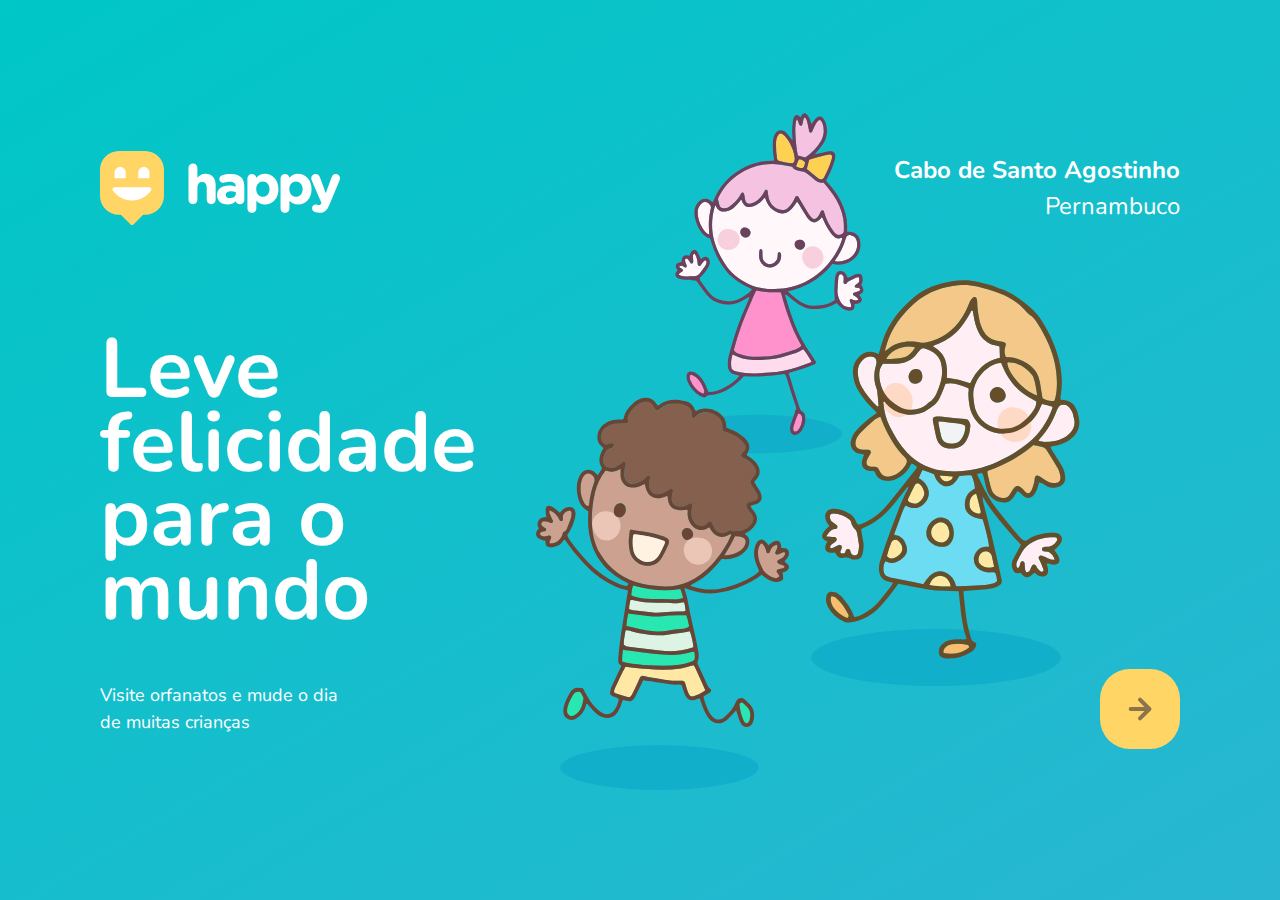
<file: index.html>
<!DOCTYPE html>
<html lang="pt-br">
<head>
    <meta charset="UTF-8">
    <meta name="viewport" content="width=device-width, initial-scale=1.0">
    <meta http-equiv="X-UA-Compatible" content="ie=edge">
    <link rel="stylesheet" href="css/estilo.css"/>
    <link rel="stylesheet" href="css/animation.css"/>
    <link rel="stylesheet" href="css/page-landing.css"/>
    <link rel="icon" href="img/logo-icon.png"/>
    <link rel="preconnect" href="https://fonts.gstatic.com">
    <link rel="preconnect" href="https://fonts.gstatic.com">
    <link href="https://fonts.googleapis.com/css2?family=Nunito:wght@400;600;800&display=swap" rel="stylesheet">
    <title>Happy</title>
</head>
<body>
    <div id="page-landing">
        <div id="container">
            <header>
                <img id="logo" src="img/logo.svg" alt="Imagem Logo" class="animate-up">
                <div class="location animate-up">
                    <strong>Cabo de Santo Agostinho</strong>
                    <p>Pernambuco</p>
                </div>
            </header>
            <main>
                <h1 class="animate-up">Leve felicidade para o mundo</h1>
                <section class="visit">
                    <p class="animate-up">Visite orfanatos e mude o dia de muitas crianças</p>
                    <a href="orphanage.html" title="Visite orfanatos" class="animate-up">
                        <img src="img/arrow.svg" alt="Ir para o mapa">
                    </a>
                </section>
            </main>
        </div>
    </div>
</body>
</html>
</file>
<file: css/estilo.css>
*{
    margin: 0;
    padding: 0;
    box-sizing: border-box;
}

body{
    height: 100vh;
    color: white;
    background: #ebf2f5;
}

:root{
    font-size: 62.5%;
}

body, input, button, textarea{
    font: 400 1.8rem/1 'Nunito', sans-serif;
}
</file>
<file: css/animation.css>
/* animaçoes */
@keyframes up {
    from {
        opacity: 0;
        transform: translateY(16px);
    }

    to {
        opacity: 1;
        transform: translateY(0);
    }
}

@keyframes right {
    from {
        transform: translateX(-100%);
    }

    to {
        transform: translateX(0);
    }
}

@keyframes appear{
    from {
        opacity: 0;
    }
    to{
        opacity: 1;
    }
}

.animate-appear{
    animation-name: appear;
    animation-duration: 300ms;
    animation-fill-mode: backwards;
}

.animate-up{
    animation-name: up;
    animation-duration: 300ms;
    animation-fill-mode: backwards;
}

.animate-right{
    animation-name: right;
    animation-duration: 300ms;
}
</file>
<file: css/page-landing.css>
#page-landing{
    background: linear-gradient(329.54deg, #29b6d1 0%, #00c7c7 100%);
    min-height: 100vh;
    text-align: center;
    display: flex;
}

#container{
    margin: auto;
    width: min(90%, 112rem);
}

.location, h1, .visit p{
    height: 16vh;
}

.visit a{
    height: 8rem;
    width: 8rem;
    background: #ffd666;
    border: none;
    border-radius: 3rem;
    display: flex;
    align-items: center;
    justify-content: center;
    margin: auto;
    transition: background 200ms;
    animation-delay: 250ms;
}

.visit a:hover{
    background: #96feff;
}

#logo {
    animation-delay: 50ms;
}

.location {
    animation-delay: 100ms;
}

main h1{
    animation-delay: 150ms;
    font-size: clamp(4rem, 8vw, 8.4rem);
}

.visit p{
    animation-delay: 200ms;
}

/* desktop version */
@media (min-width: 760px){
    #container {
        padding: 5rem 2rem;
        /* shorthand background: image repeat position / size */
        background: url("../img/bg.svg") no-repeat 80% / clamp(30rem, 54vw, 56rem);
    }
    header{
        display: flex;
        align-items: center;
        justify-content: space-between;
    }

    .location, h1, .visit p{
        height: initial;
        text-align: initial;
    }

    .location{
        text-align: right;
        font-size: 2.4rem;
        line-height: 1.5;
    }

    main h1{
        font-weight: bold;
        line-height: .88;
        margin: clamp(10%, 9vh, 12%) 0 4rem;
        width: min(300px, 80%);
    }

    .visit{
        display: flex;
        align-items: center;
        justify-content: space-between;
    }

    .visit p{
        font: size 2.4rem;
        line-height: 1.5;
        width: clamp(20rem, 20vw, 30rem);
    }

    .visit a{
        margin: initial;
    }
}
</file>
